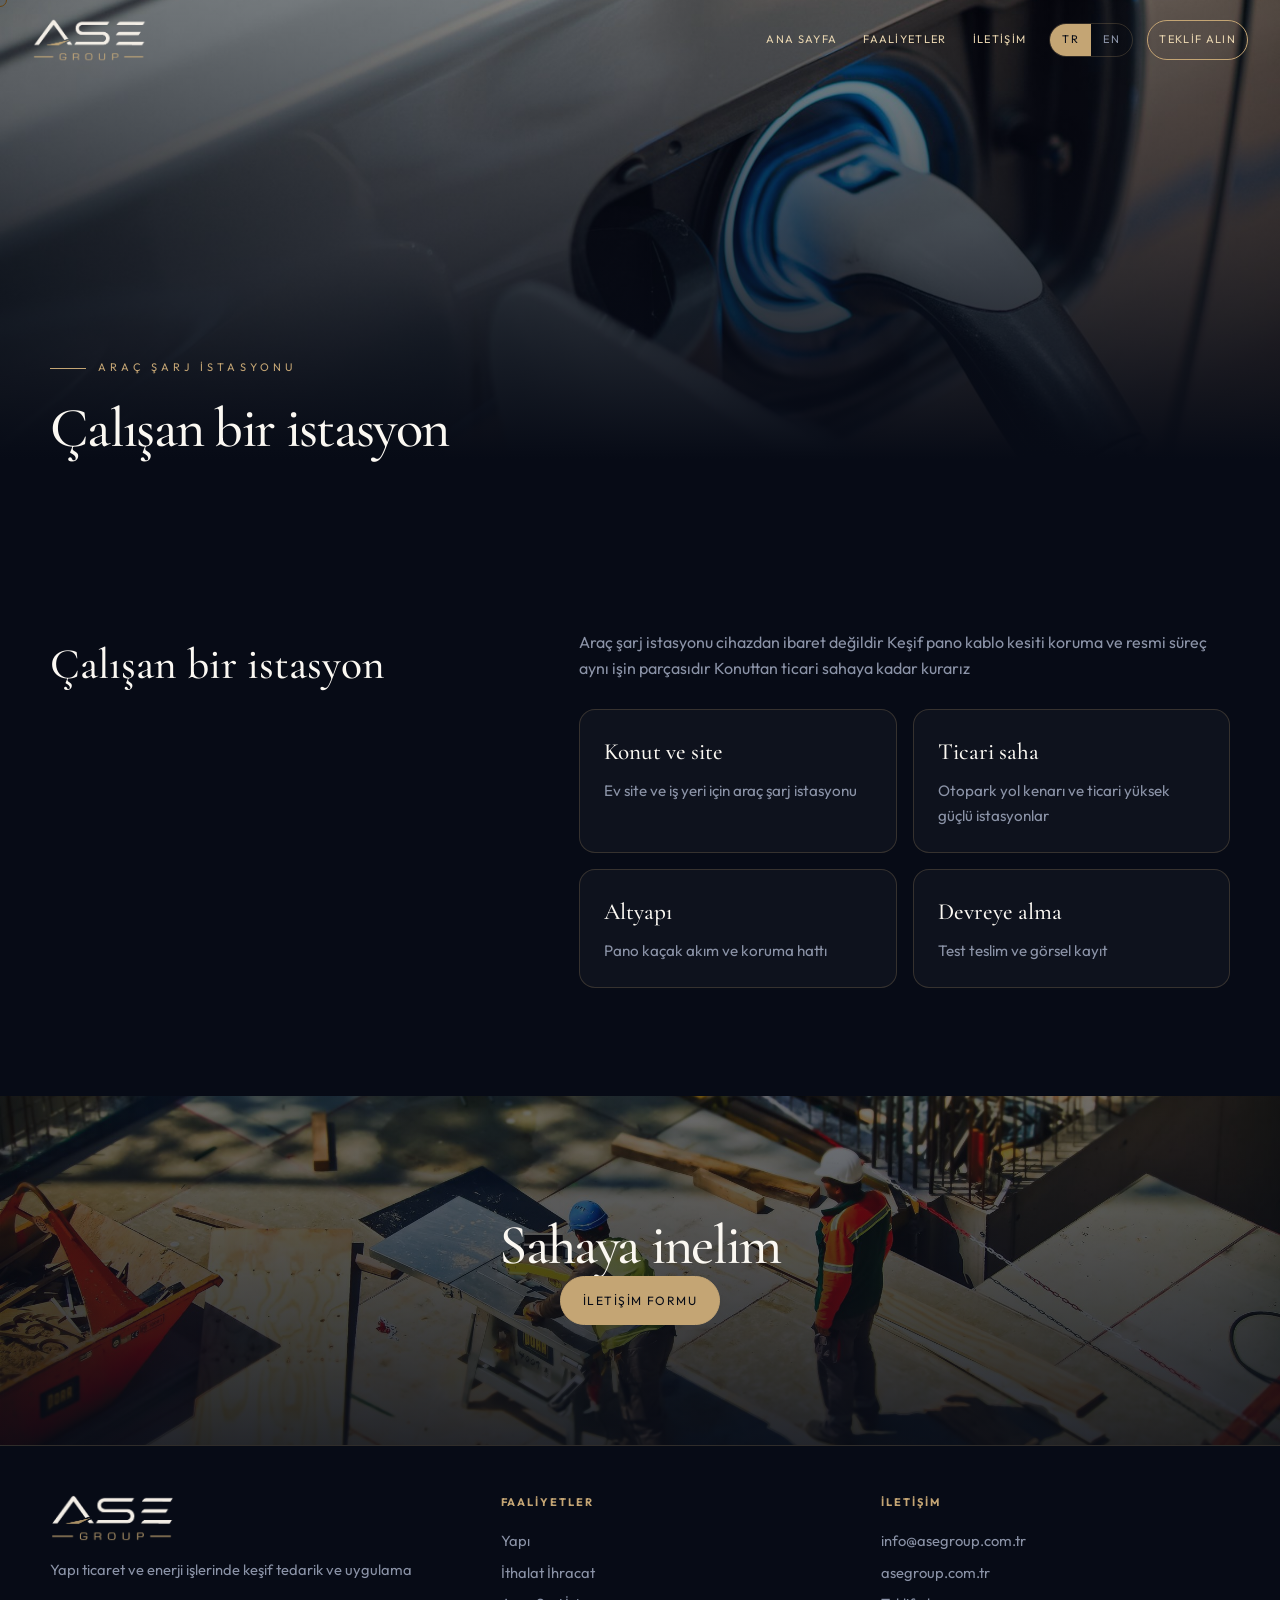
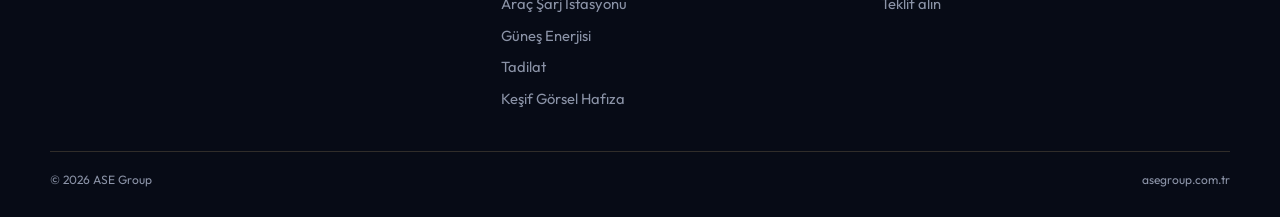
<file: enerji.html>
<!DOCTYPE html>
<html lang="tr">
  <head>
    <meta charset="UTF-8" />
    <meta name="viewport" content="width=device-width, initial-scale=1.0" />
    <meta name="theme-color" content="#070b16" />
    <meta name="description" content="ASE Group araç şarj istasyonu keşif kurulum ve devreye alma" />
    <title>Araç Şarj İstasyonu ASE Group</title>
    <link rel="icon" type="image/png" href="assets/logo.png" />
    <link rel="preconnect" href="https://fonts.googleapis.com" />
    <link rel="preconnect" href="https://fonts.gstatic.com" crossorigin />
    <link href="https://fonts.googleapis.com/css2?family=Cormorant+Garamond:ital,wght@0,500;1,500&family=Outfit:wght@300;400;500&display=swap" rel="stylesheet" />
    <link rel="stylesheet" href="css/site.css?v=16" />
  </head>
  <body>
    <div id="preloader"><div><img class="pre-logo" src="assets/logo-on-dark.png" alt="ASE Group" /><div class="pre-bar"><span></span></div></div></div>
    <div class="cursor" id="cursor"></div>
    <div id="nav-root"></div>
    <main>
      <section class="page-hero">
        <img class="bg" src="assets/img/enerji.jpg" alt="" />
        <div class="container">
          <p class="kicker" data-i18n="energy_k"></p>
          <h1 data-i18n="energy_t"></h1>
        </div>
      </section>
      <section class="section">
        <div class="container detail-grid">
          <h2 data-i18n="energy_t"></h2>
          <div>
            <p data-i18n="energy_d" style="margin-bottom:28px;color:#8b93a7"></p>
            <div class="cards">
              <article class="card"><h3 data-i18n="energy_c1"></h3><p data-i18n="energy_c1d"></p></article>
              <article class="card"><h3 data-i18n="energy_c2"></h3><p data-i18n="energy_c2d"></p></article>
              <article class="card"><h3 data-i18n="energy_c3"></h3><p data-i18n="energy_c3d"></p></article>
              <article class="card"><h3 data-i18n="energy_c4"></h3><p data-i18n="energy_c4d"></p></article>
            </div>
          </div>
        </div>
      </section>
      <section class="cta">
        <h2 data-i18n="cta_title"></h2>
        <a class="btn btn-solid" href="iletisim.html" data-i18n="cta_btn"></a>
      </section>
    </main>
    <div id="footer-root"></div>
    <script src="js/i18n.js?v=16"></script>
    <script src="js/site.js?v=16"></script>
  </body>
</html>
</file>
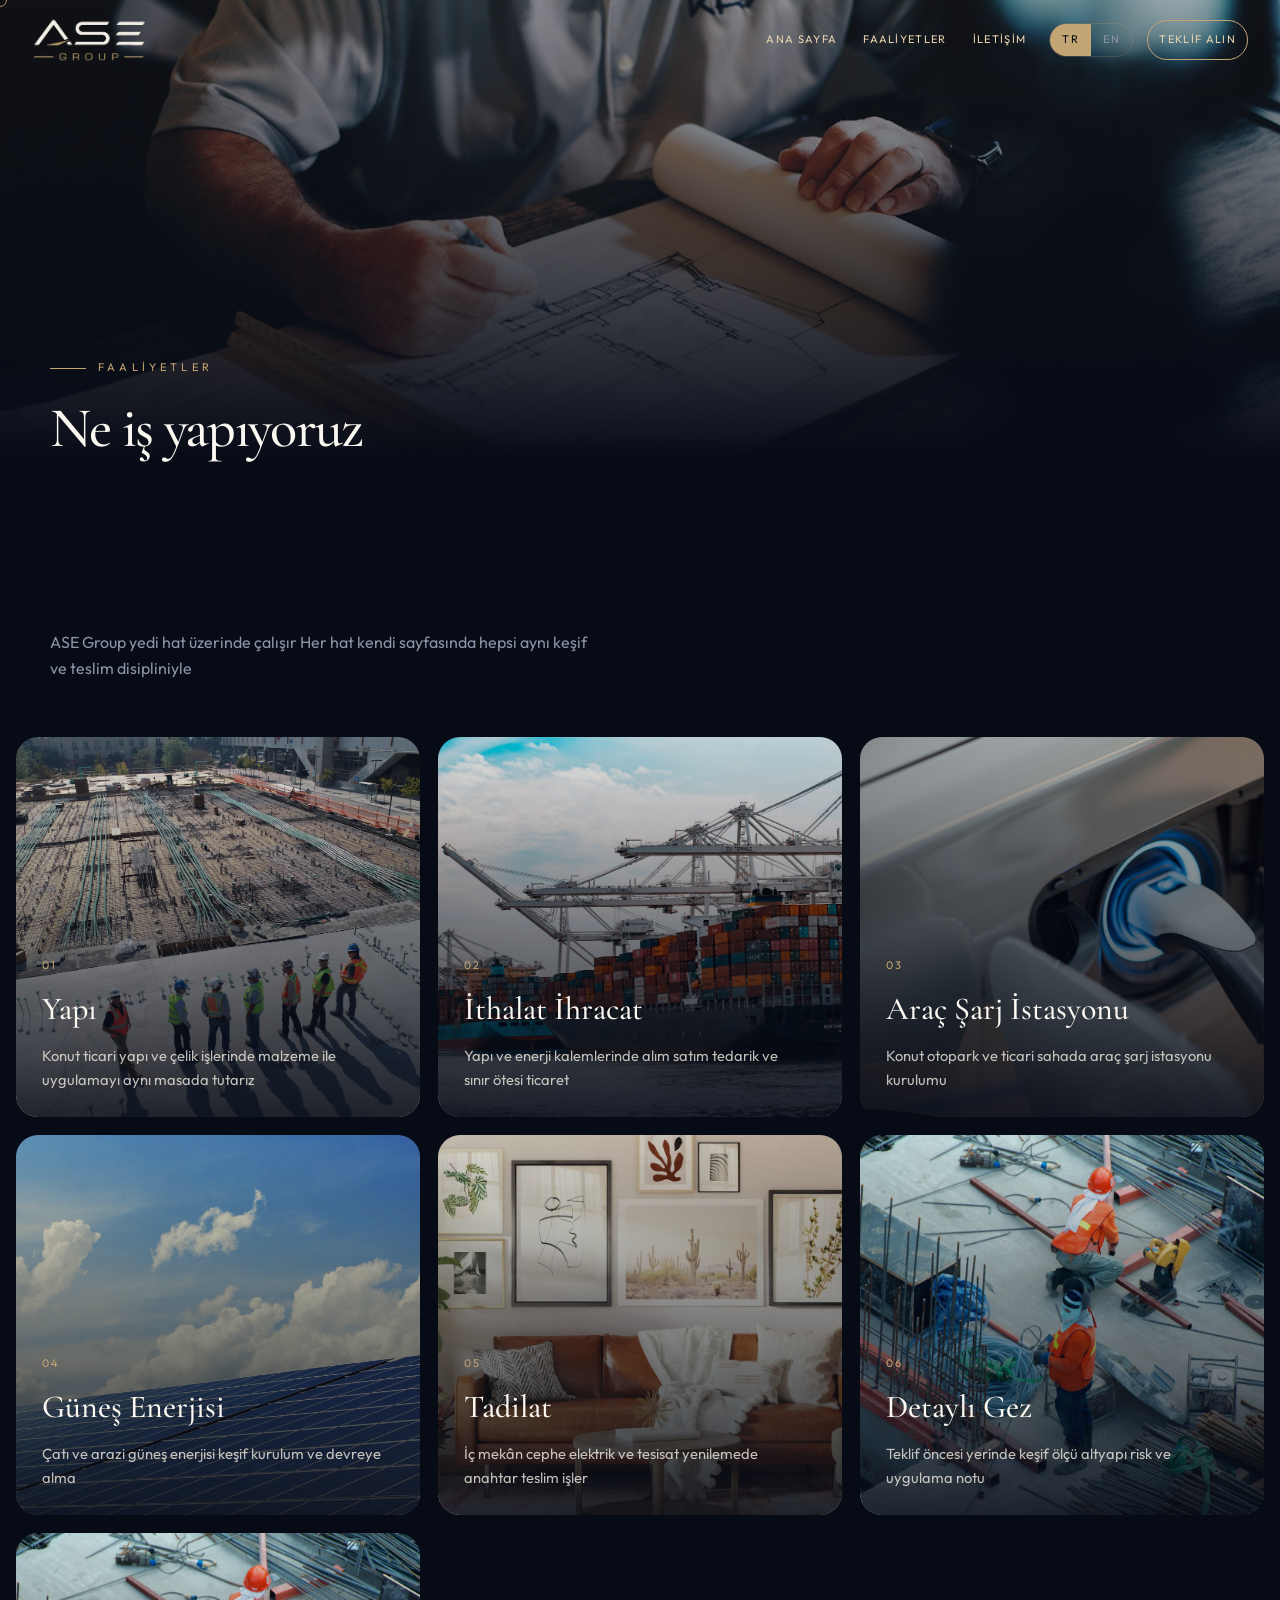
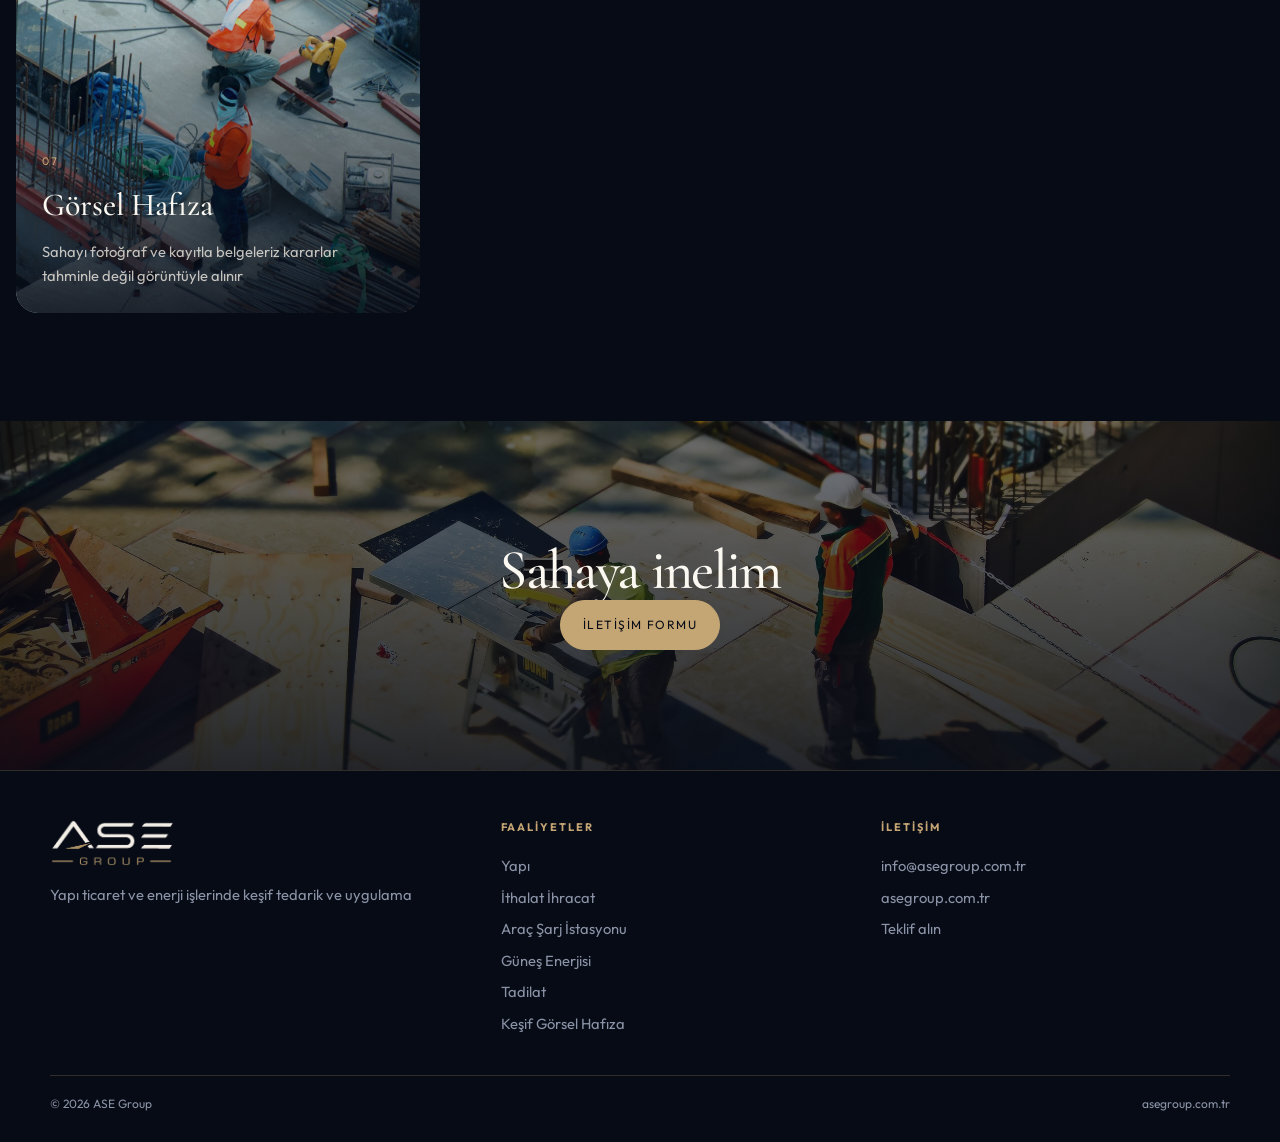
<file: faaliyetler.html>
<!DOCTYPE html>
<html lang="tr">
  <head>
    <meta charset="UTF-8" />
    <meta name="viewport" content="width=device-width, initial-scale=1.0" />
    <meta name="theme-color" content="#070b16" />
    <meta name="description" content="ASE Group faaliyetleri yapı ithalat ihracat araç şarj istasyonu güneş enerjisi tadilat keşif" />
    <title>Faaliyetler ASE Group</title>
    <link rel="icon" type="image/png" href="assets/logo.png" />
    <link rel="preconnect" href="https://fonts.googleapis.com" />
    <link rel="preconnect" href="https://fonts.gstatic.com" crossorigin />
    <link href="https://fonts.googleapis.com/css2?family=Cormorant+Garamond:ital,wght@0,500;1,500&family=Outfit:wght@300;400;500&display=swap" rel="stylesheet" />
    <link rel="stylesheet" href="css/site.css?v=16" />
  </head>
  <body data-page="work">
    <div id="preloader"><div><img class="pre-logo" src="assets/logo-on-dark.png" alt="ASE Group" /><div class="pre-bar"><span></span></div></div></div>
    <div class="cursor" id="cursor"></div>
    <div id="nav-root"></div>
    <main>
      <section class="page-hero">
        <img class="bg" src="assets/img/steel.jpg" alt="" />
        <div class="container">
          <p class="kicker" data-i18n="page_work_k">Faaliyetler</p>
          <h1 data-i18n="page_work_t">Ne iş yapıyoruz</h1>
        </div>
      </section>
      <section class="section">
        <div class="container section-head">
          <p data-i18n="page_work_d">ASE Group yedi hat üzerinde çalışır</p>
        </div>
        <div class="wide pillars">
          <a class="pillar" href="yapi.html"><img src="assets/img/yapi.jpg" alt="" /><span class="num">01</span><h3 data-i18n="p1_t">Yapı</h3><p data-i18n="p1_d"></p></a>
          <a class="pillar" href="ticaret.html"><img src="assets/img/ticaret.jpg" alt="" /><span class="num">02</span><h3 data-i18n="p2_t">İthalat İhracat</h3><p data-i18n="p2_d"></p></a>
          <a class="pillar" href="enerji.html"><img src="assets/img/enerji.jpg" alt="" /><span class="num">03</span><h3 data-i18n="p3_t">Araç Şarj İstasyonu</h3><p data-i18n="p3_d"></p></a>
          <a class="pillar" href="gunes.html"><img src="assets/img/gunes.jpg" alt="" /><span class="num">04</span><h3 data-i18n="p4_t">Güneş Enerjisi</h3><p data-i18n="p4_d"></p></a>
          <a class="pillar" href="tadilat.html"><img src="assets/img/tadilat.jpg" alt="" /><span class="num">05</span><h3 data-i18n="p5_t">Tadilat</h3><p data-i18n="p5_d"></p></a>
          <a class="pillar" href="kesif.html"><img src="assets/img/kesif.jpg" alt="" /><span class="num">06</span><h3 data-i18n="p6_t">Detaylı Gez</h3><p data-i18n="p6_d"></p></a>
          <a class="pillar" href="kesif.html"><img src="assets/img/kesif.jpg" alt="" /><span class="num">07</span><h3 data-i18n="p7_t">Görsel Hafıza</h3><p data-i18n="p7_d"></p></a>
        </div>
      </section>
      <section class="cta">
        <h2 data-i18n="cta_title">Sahaya inelim</h2>
        <a class="btn btn-solid" href="iletisim.html" data-i18n="cta_btn">İletişim formu</a>
      </section>
    </main>
    <div id="footer-root"></div>
    <script src="js/i18n.js?v=16"></script>
    <script src="js/site.js?v=16"></script>
  </body>
</html>
</file>
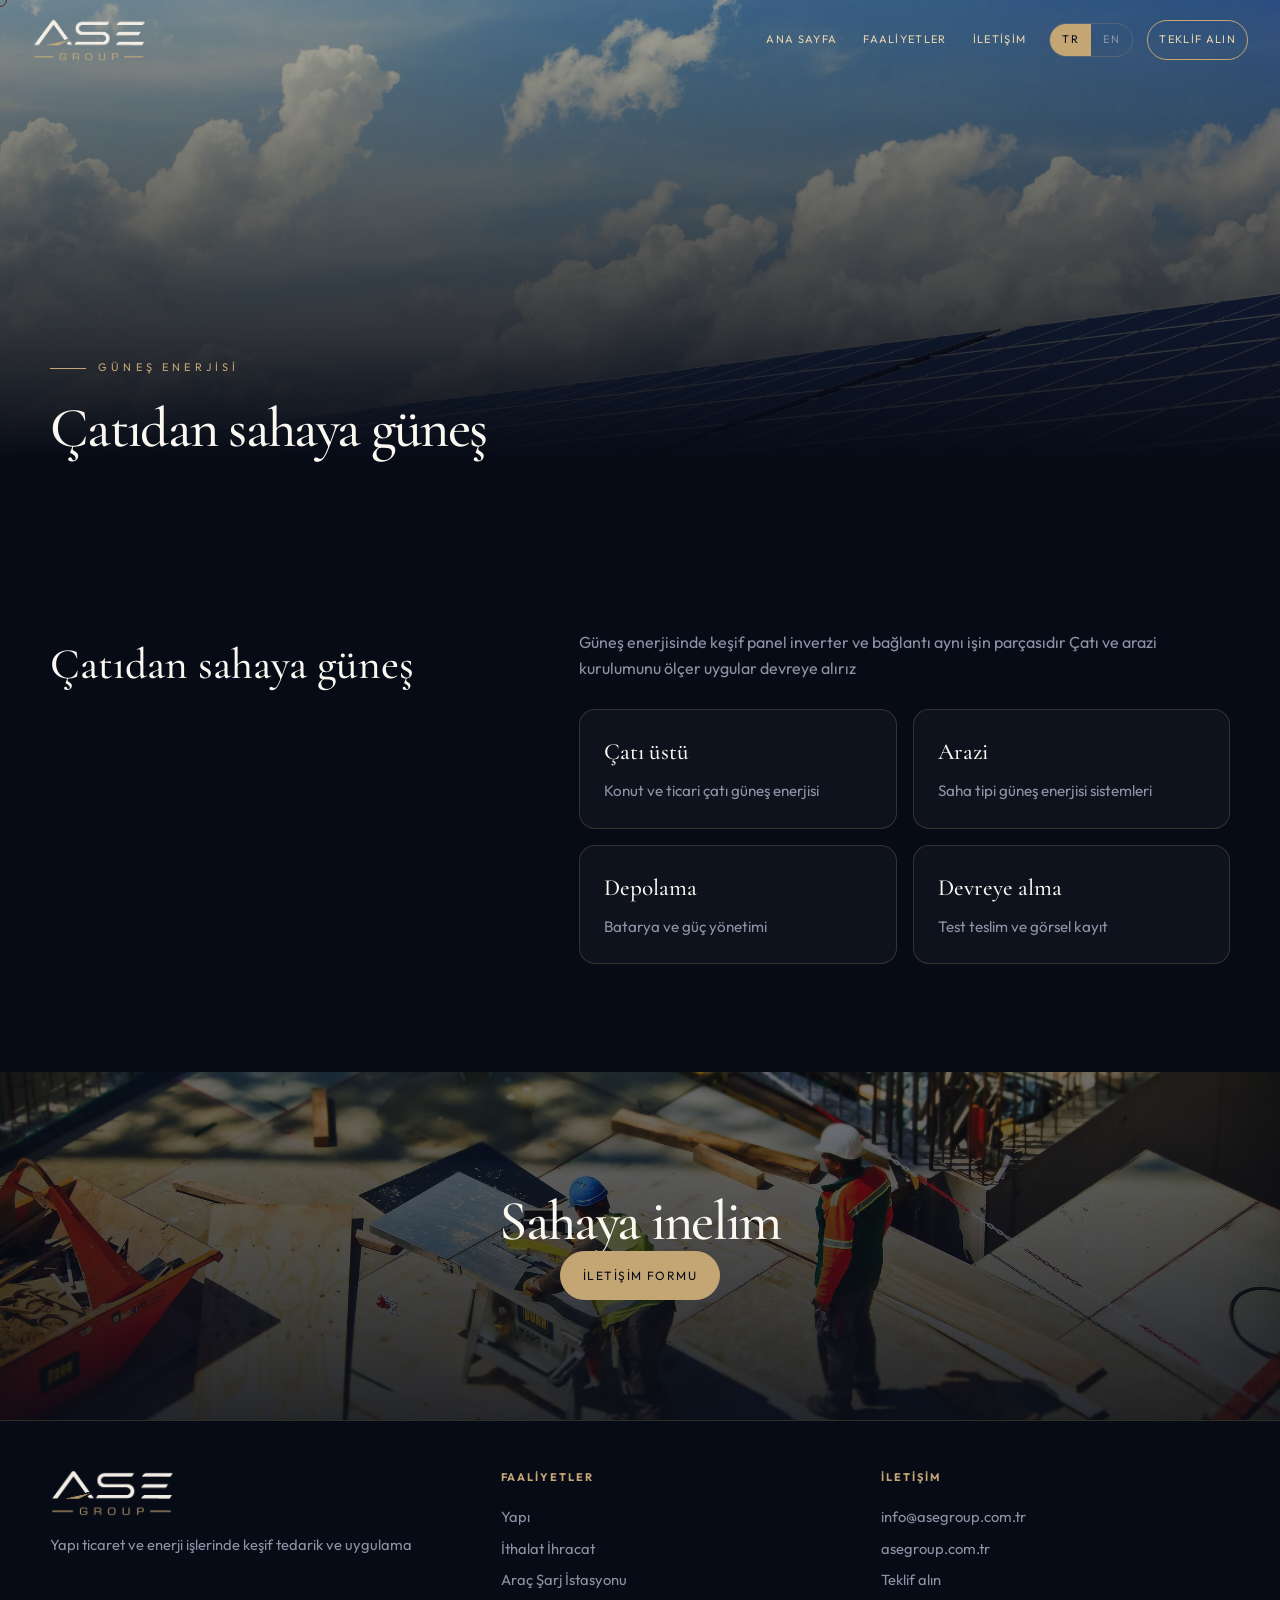
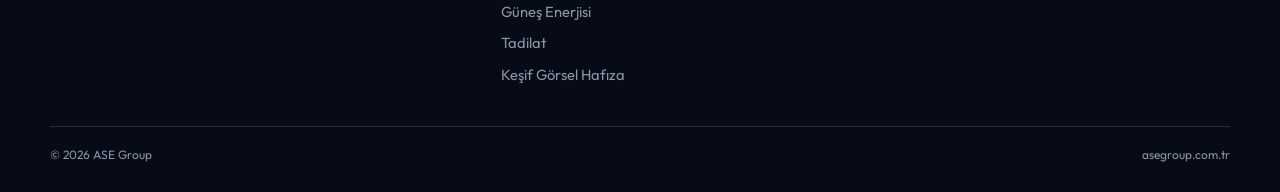
<file: gunes.html>
<!DOCTYPE html>
<html lang="tr">
  <head>
    <meta charset="UTF-8" />
    <meta name="viewport" content="width=device-width, initial-scale=1.0" />
    <meta name="theme-color" content="#070b16" />
    <meta name="description" content="ASE Group güneş enerjisi keşif kurulum ve devreye alma" />
    <title>Güneş Enerjisi ASE Group</title>
    <link rel="icon" type="image/png" href="assets/logo.png" />
    <link rel="preconnect" href="https://fonts.googleapis.com" />
    <link rel="preconnect" href="https://fonts.gstatic.com" crossorigin />
    <link href="https://fonts.googleapis.com/css2?family=Cormorant+Garamond:ital,wght@0,500;1,500&family=Outfit:wght@300;400;500&display=swap" rel="stylesheet" />
    <link rel="stylesheet" href="css/site.css?v=16" />
  </head>
  <body>
    <div id="preloader"><div><img class="pre-logo" src="assets/logo-on-dark.png" alt="ASE Group" /><div class="pre-bar"><span></span></div></div></div>
    <div class="cursor" id="cursor"></div>
    <div id="nav-root"></div>
    <main>
      <section class="page-hero">
        <img class="bg" src="assets/img/gunes.jpg" alt="" />
        <div class="container">
          <p class="kicker" data-i18n="solar_k"></p>
          <h1 data-i18n="solar_t"></h1>
        </div>
      </section>
      <section class="section">
        <div class="container detail-grid">
          <h2 data-i18n="solar_t"></h2>
          <div>
            <p data-i18n="solar_d" style="margin-bottom:28px;color:#8b93a7"></p>
            <div class="cards">
              <article class="card"><h3 data-i18n="solar_c1"></h3><p data-i18n="solar_c1d"></p></article>
              <article class="card"><h3 data-i18n="solar_c2"></h3><p data-i18n="solar_c2d"></p></article>
              <article class="card"><h3 data-i18n="solar_c3"></h3><p data-i18n="solar_c3d"></p></article>
              <article class="card"><h3 data-i18n="solar_c4"></h3><p data-i18n="solar_c4d"></p></article>
            </div>
          </div>
        </div>
      </section>
      <section class="cta">
        <h2 data-i18n="cta_title"></h2>
        <a class="btn btn-solid" href="iletisim.html" data-i18n="cta_btn"></a>
      </section>
    </main>
    <div id="footer-root"></div>
    <script src="js/i18n.js?v=16"></script>
    <script src="js/site.js?v=16"></script>
  </body>
</html>
</file>
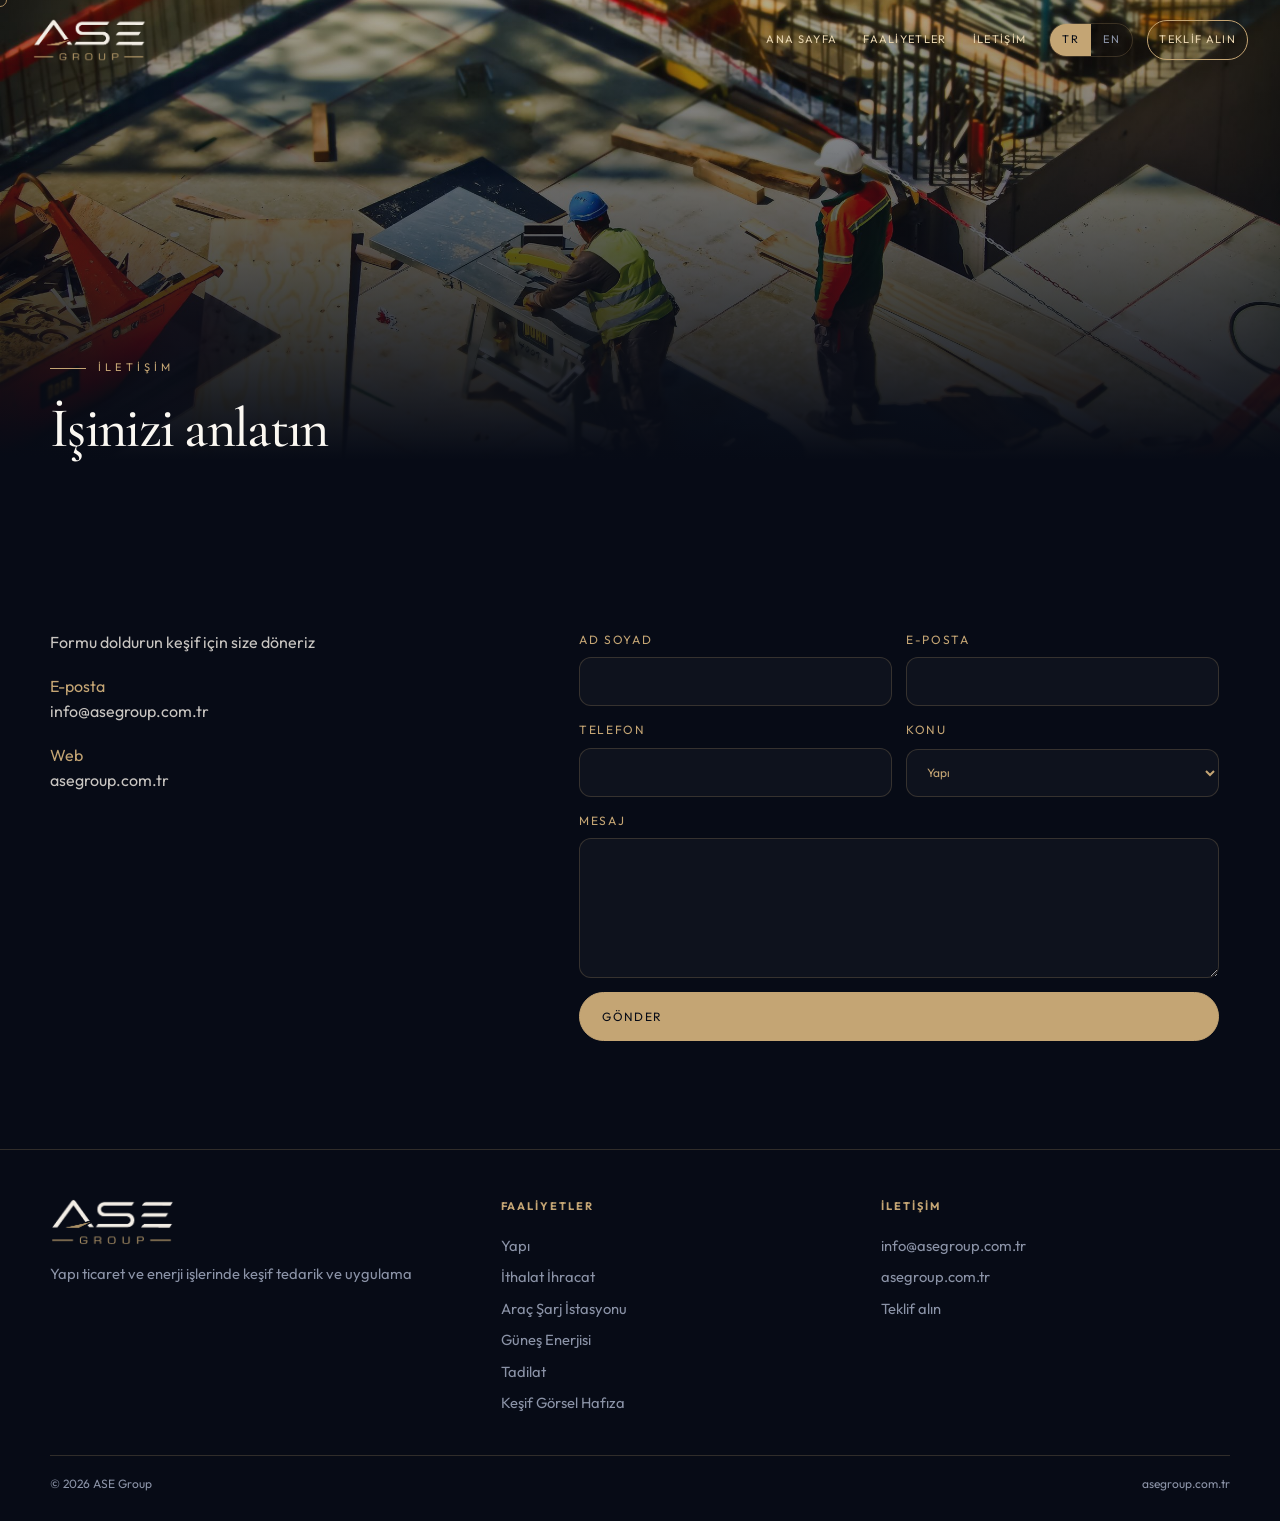
<file: iletisim.html>
<!DOCTYPE html>
<html lang="tr">
  <head>
    <meta charset="UTF-8" />
    <meta name="viewport" content="width=device-width, initial-scale=1.0" />
    <meta name="theme-color" content="#070b16" />
    <meta name="description" content="ASE Group iletişim keşif ve teklif için yazın" />
    <title>İletişim ASE Group</title>
    <link rel="icon" type="image/png" href="assets/logo.png" />
    <link rel="preconnect" href="https://fonts.googleapis.com" />
    <link rel="preconnect" href="https://fonts.gstatic.com" crossorigin />
    <link href="https://fonts.googleapis.com/css2?family=Cormorant+Garamond:ital,wght@0,500;1,500&family=Outfit:wght@300;400;500&display=swap" rel="stylesheet" />
    <link rel="stylesheet" href="css/site.css?v=16" />
  </head>
  <body>
    <div id="preloader"><div><img class="pre-logo" src="assets/logo-on-dark.png" alt="ASE Group" /><div class="pre-bar"><span></span></div></div></div>
    <div class="cursor" id="cursor"></div>
    <div id="nav-root"></div>
    <main>
      <section class="page-hero">
        <img class="bg" src="assets/img/cta.jpg" alt="" />
        <div class="container">
          <p class="kicker" data-i18n="contact_k"></p>
          <h1 data-i18n="contact_t"></h1>
        </div>
      </section>
      <section class="section">
        <div class="container detail-grid">
          <div class="contact-side">
            <p data-i18n="contact_d"></p>
            <p><span class="gold" data-i18n="mail_label">E-posta</span><br /><a href="mailto:info@asegroup.com.tr">info@asegroup.com.tr</a></p>
            <p><span class="gold" data-i18n="web_label">Web</span><br />asegroup.com.tr</p>
          </div>
          <form class="form" id="contact-form">
            <div class="form-row">
              <label><span data-i18n="f_name">Ad soyad</span><input name="name" required /></label>
              <label><span data-i18n="f_mail">E-posta</span><input name="email" type="email" required /></label>
            </div>
            <div class="form-row">
              <label><span data-i18n="f_phone">Telefon</span><input name="phone" /></label>
              <label>
                <span data-i18n="f_topic">Konu</span>
                <select name="topic">
                  <option data-i18n="opt_yapi" value="yapi">Yapı</option>
                  <option data-i18n="opt_trade" value="ticaret">İthalat İhracat</option>
                  <option data-i18n="opt_energy" value="enerji">Araç Şarj İstasyonu</option>
                  <option data-i18n="opt_solar" value="gunes">Güneş Enerjisi</option>
                  <option data-i18n="opt_reno" value="tadilat">Tadilat</option>
                  <option data-i18n="opt_survey" value="kesif">Keşif</option>
                </select>
              </label>
            </div>
            <label><span data-i18n="f_msg">Mesaj</span><textarea name="message" required></textarea></label>
            <button class="btn btn-solid" type="submit" data-i18n="f_send">Gönder</button>
            <p class="form-ok" id="form-ok" data-i18n="f_ok"></p>
          </form>
        </div>
      </section>
    </main>
    <div id="footer-root"></div>
    <script src="js/i18n.js?v=16"></script>
    <script src="js/site.js?v=16"></script>
  </body>
</html>
</file>
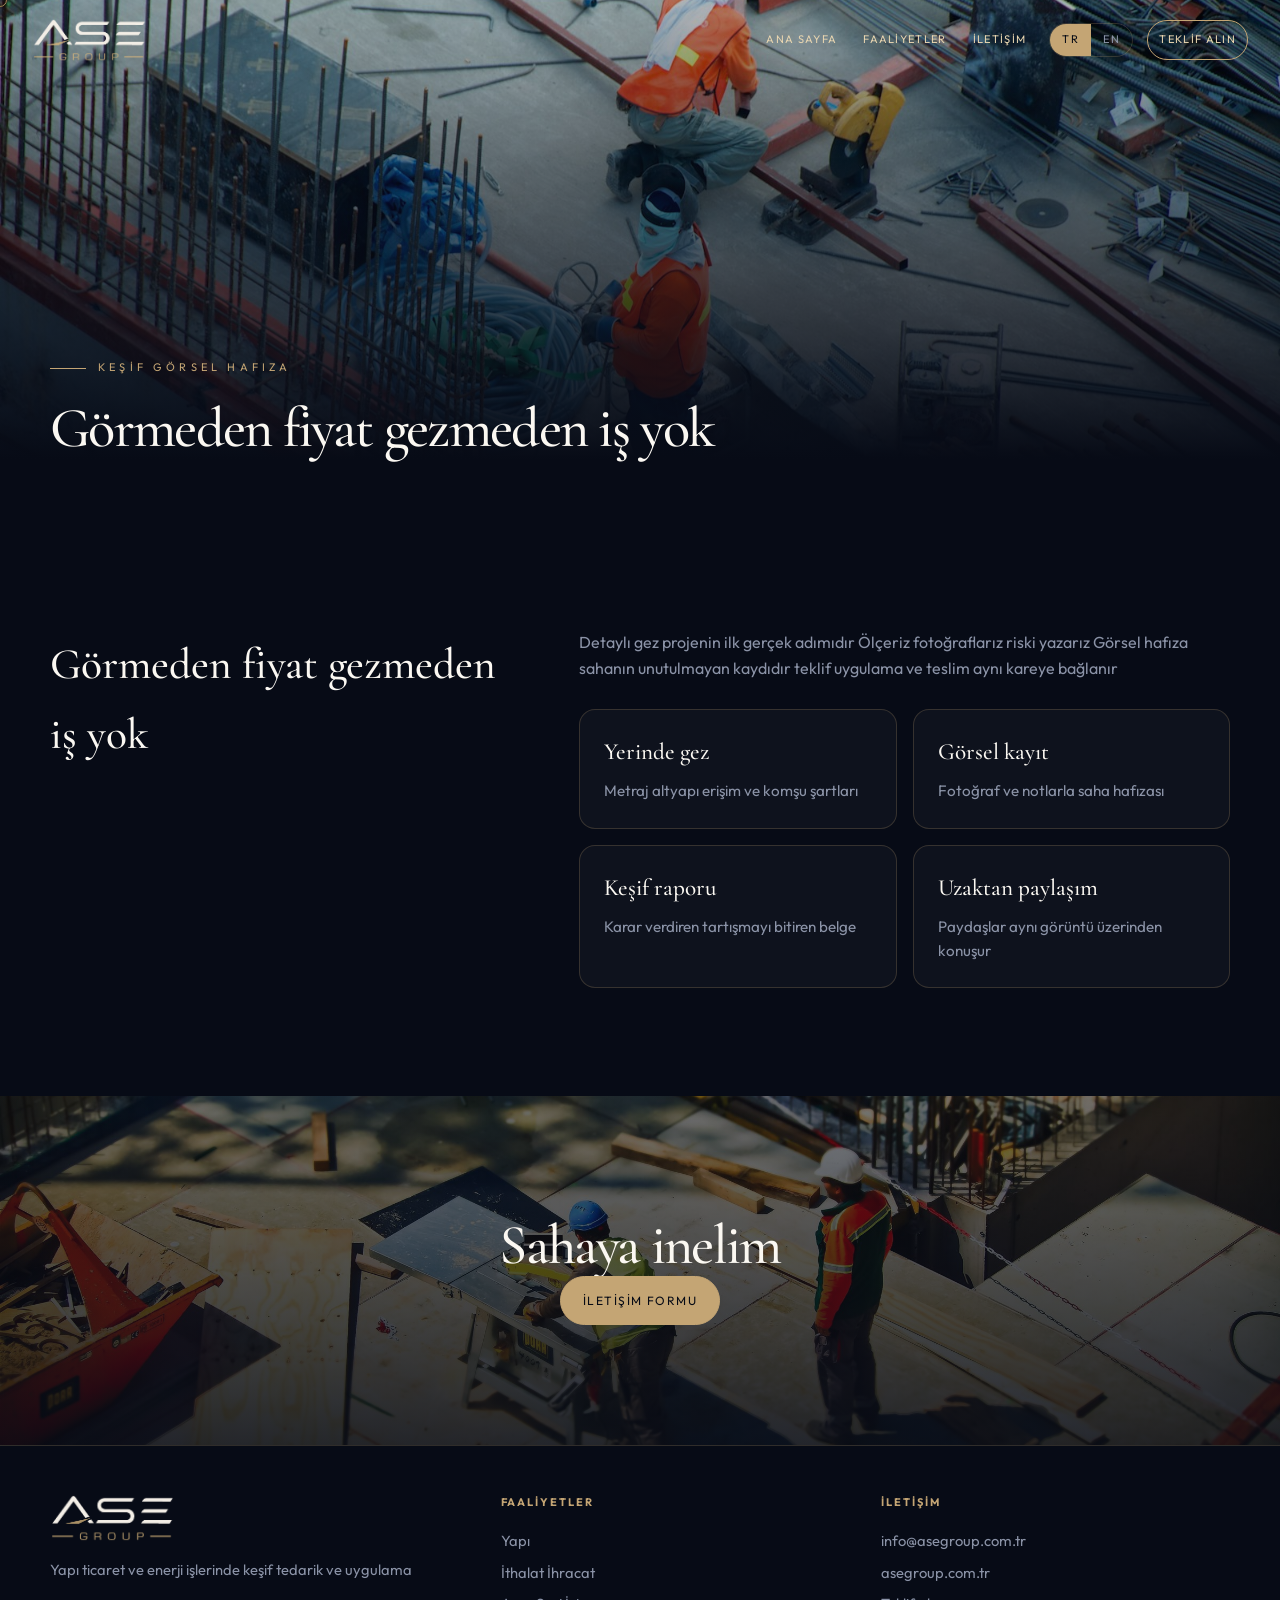
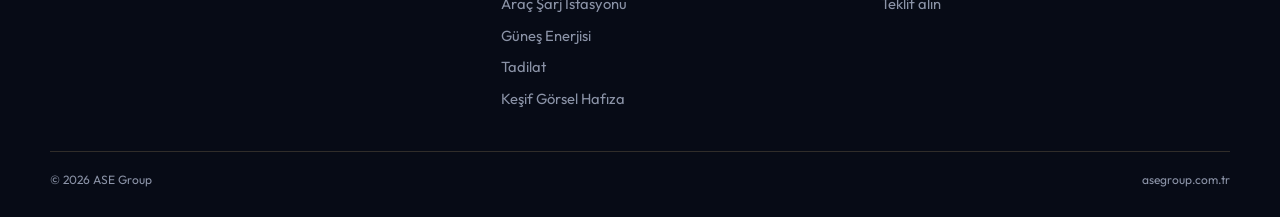
<file: kesif.html>
<!DOCTYPE html>
<html lang="tr">
  <head>
    <meta charset="UTF-8" />
    <meta name="viewport" content="width=device-width, initial-scale=1.0" />
    <meta name="theme-color" content="#070b16" />
    <meta name="description" content="ASE Group detaylı gez, keşif ve görsel hafıza." />
    <title>Keşif Görsel Hafıza ASE Group</title>
    <link rel="icon" type="image/png" href="assets/logo.png" />
    <link rel="preconnect" href="https://fonts.googleapis.com" />
    <link rel="preconnect" href="https://fonts.gstatic.com" crossorigin />
    <link href="https://fonts.googleapis.com/css2?family=Cormorant+Garamond:ital,wght@0,500;1,500&family=Outfit:wght@300;400;500&display=swap" rel="stylesheet" />
    <link rel="stylesheet" href="css/site.css?v=16" />
  </head>
  <body>
    <div id="preloader"><div><img class="pre-logo" src="assets/logo-on-dark.png" alt="ASE Group" /><div class="pre-bar"><span></span></div></div></div>
    <div class="cursor" id="cursor"></div>
    <div id="nav-root"></div>
    <main>
      <section class="page-hero">
        <img class="bg" src="assets/img/kesif.jpg" alt="" />
        <div class="container">
          <p class="kicker" data-i18n="survey_k"></p>
          <h1 data-i18n="survey_t"></h1>
        </div>
      </section>
      <section class="section">
        <div class="container detail-grid">
          <h2 data-i18n="survey_t"></h2>
          <div>
            <p data-i18n="survey_d" style="margin-bottom:28px;color:#8b93a7"></p>
            <div class="cards">
              <article class="card"><h3 data-i18n="survey_c1"></h3><p data-i18n="survey_c1d"></p></article>
              <article class="card"><h3 data-i18n="survey_c2"></h3><p data-i18n="survey_c2d"></p></article>
              <article class="card"><h3 data-i18n="survey_c3"></h3><p data-i18n="survey_c3d"></p></article>
              <article class="card"><h3 data-i18n="survey_c4"></h3><p data-i18n="survey_c4d"></p></article>
            </div>
          </div>
        </div>
      </section>
      <section class="cta">
        <h2 data-i18n="cta_title"></h2>
        <a class="btn btn-solid" href="iletisim.html" data-i18n="cta_btn"></a>
      </section>
    </main>
    <div id="footer-root"></div>
    <script src="js/i18n.js?v=16"></script>
    <script src="js/site.js?v=16"></script>
  </body>
</html>
</file>
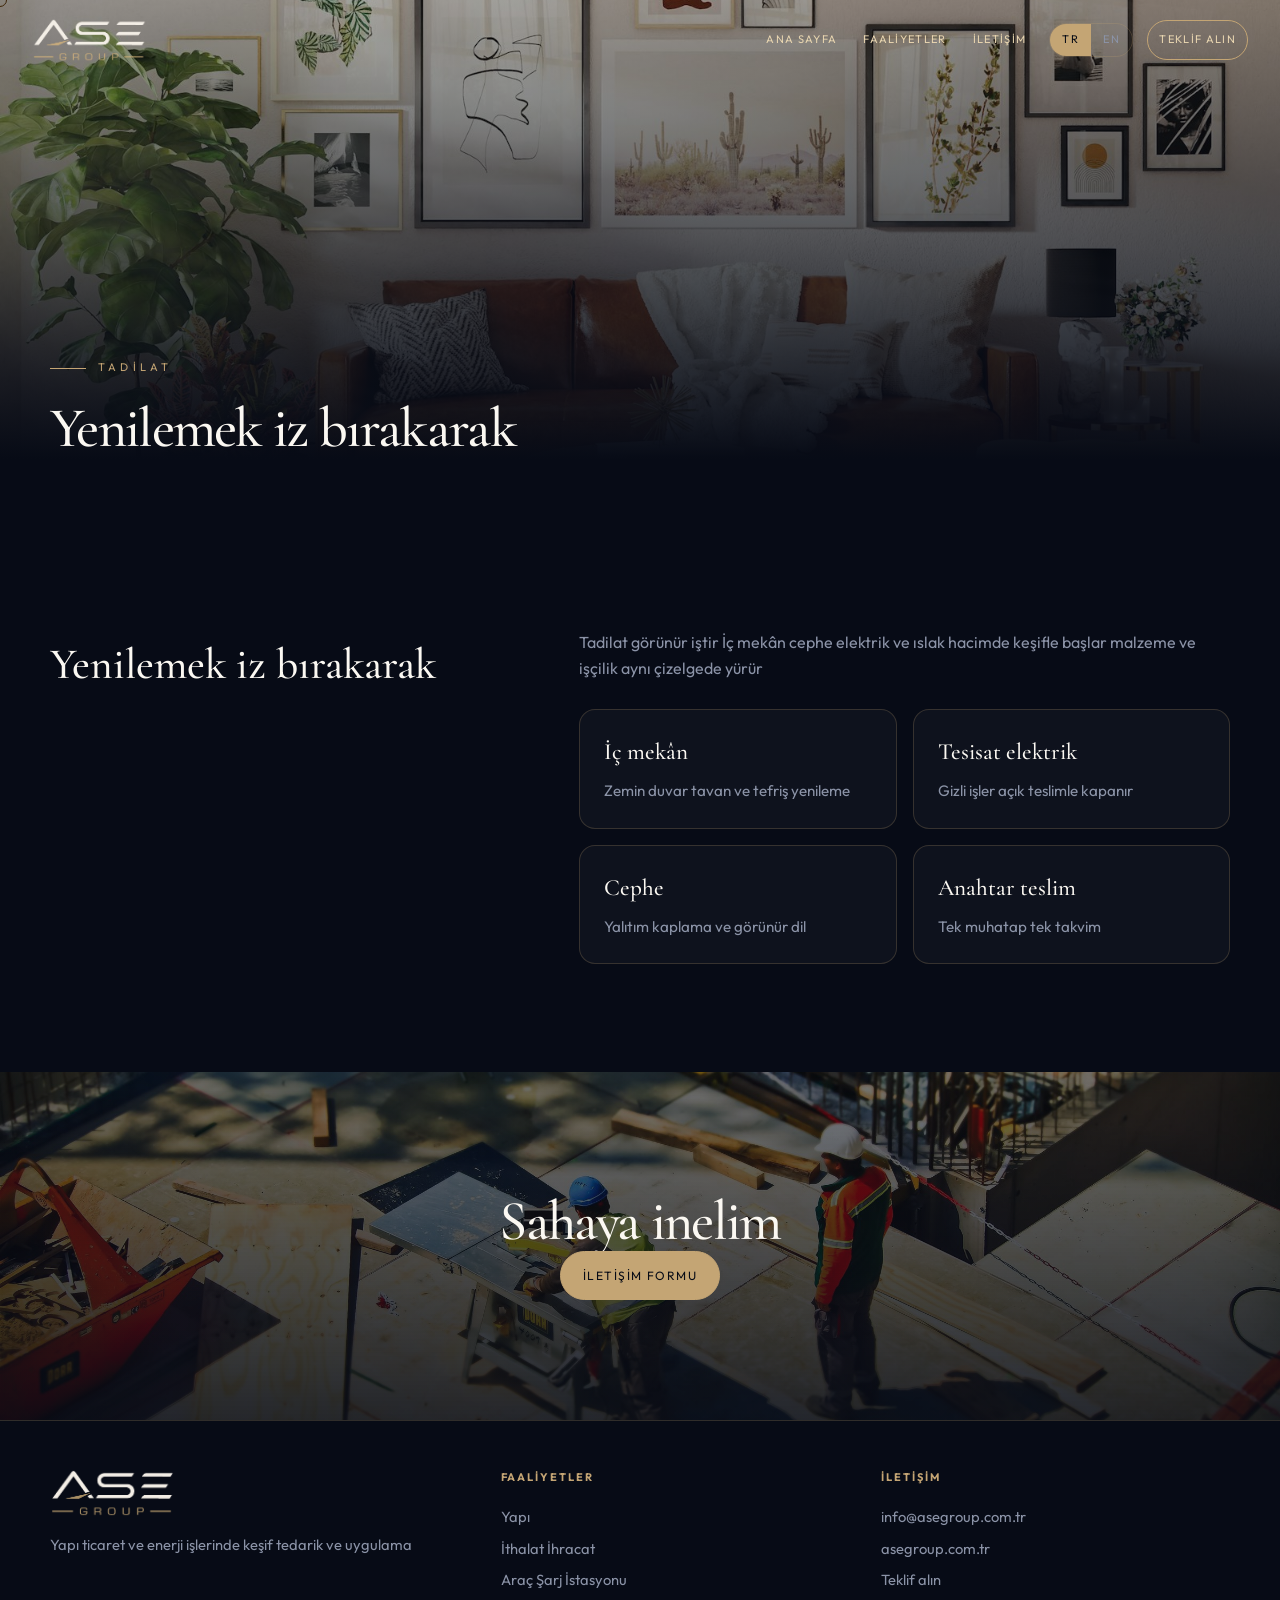
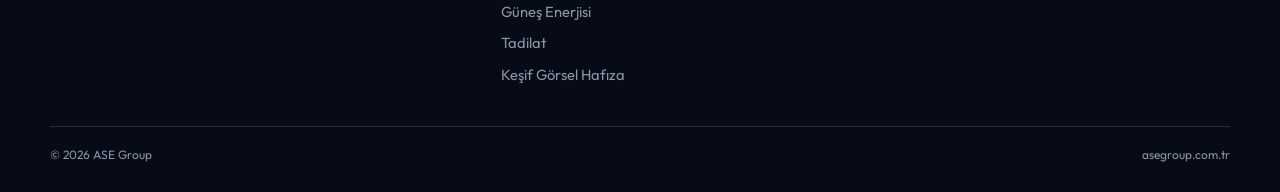
<file: tadilat.html>
<!DOCTYPE html>
<html lang="tr">
  <head>
    <meta charset="UTF-8" />
    <meta name="viewport" content="width=device-width, initial-scale=1.0" />
    <meta name="theme-color" content="#070b16" />
    <meta name="description" content="ASE Group tadilat işleri." />
    <title>Tadilat ASE Group</title>
    <link rel="icon" type="image/png" href="assets/logo.png" />
    <link rel="preconnect" href="https://fonts.googleapis.com" />
    <link rel="preconnect" href="https://fonts.gstatic.com" crossorigin />
    <link href="https://fonts.googleapis.com/css2?family=Cormorant+Garamond:ital,wght@0,500;1,500&family=Outfit:wght@300;400;500&display=swap" rel="stylesheet" />
    <link rel="stylesheet" href="css/site.css?v=16" />
  </head>
  <body>
    <div id="preloader"><div><img class="pre-logo" src="assets/logo-on-dark.png" alt="ASE Group" /><div class="pre-bar"><span></span></div></div></div>
    <div class="cursor" id="cursor"></div>
    <div id="nav-root"></div>
    <main>
      <section class="page-hero">
        <img class="bg" src="assets/img/tadilat.jpg" alt="" />
        <div class="container">
          <p class="kicker" data-i18n="reno_k"></p>
          <h1 data-i18n="reno_t"></h1>
        </div>
      </section>
      <section class="section">
        <div class="container detail-grid">
          <h2 data-i18n="reno_t"></h2>
          <div>
            <p data-i18n="reno_d" style="margin-bottom:28px;color:#8b93a7"></p>
            <div class="cards">
              <article class="card"><h3 data-i18n="reno_c1"></h3><p data-i18n="reno_c1d"></p></article>
              <article class="card"><h3 data-i18n="reno_c2"></h3><p data-i18n="reno_c2d"></p></article>
              <article class="card"><h3 data-i18n="reno_c3"></h3><p data-i18n="reno_c3d"></p></article>
              <article class="card"><h3 data-i18n="reno_c4"></h3><p data-i18n="reno_c4d"></p></article>
            </div>
          </div>
        </div>
      </section>
      <section class="cta">
        <h2 data-i18n="cta_title"></h2>
        <a class="btn btn-solid" href="iletisim.html" data-i18n="cta_btn"></a>
      </section>
    </main>
    <div id="footer-root"></div>
    <script src="js/i18n.js?v=16"></script>
    <script src="js/site.js?v=16"></script>
  </body>
</html>
</file>
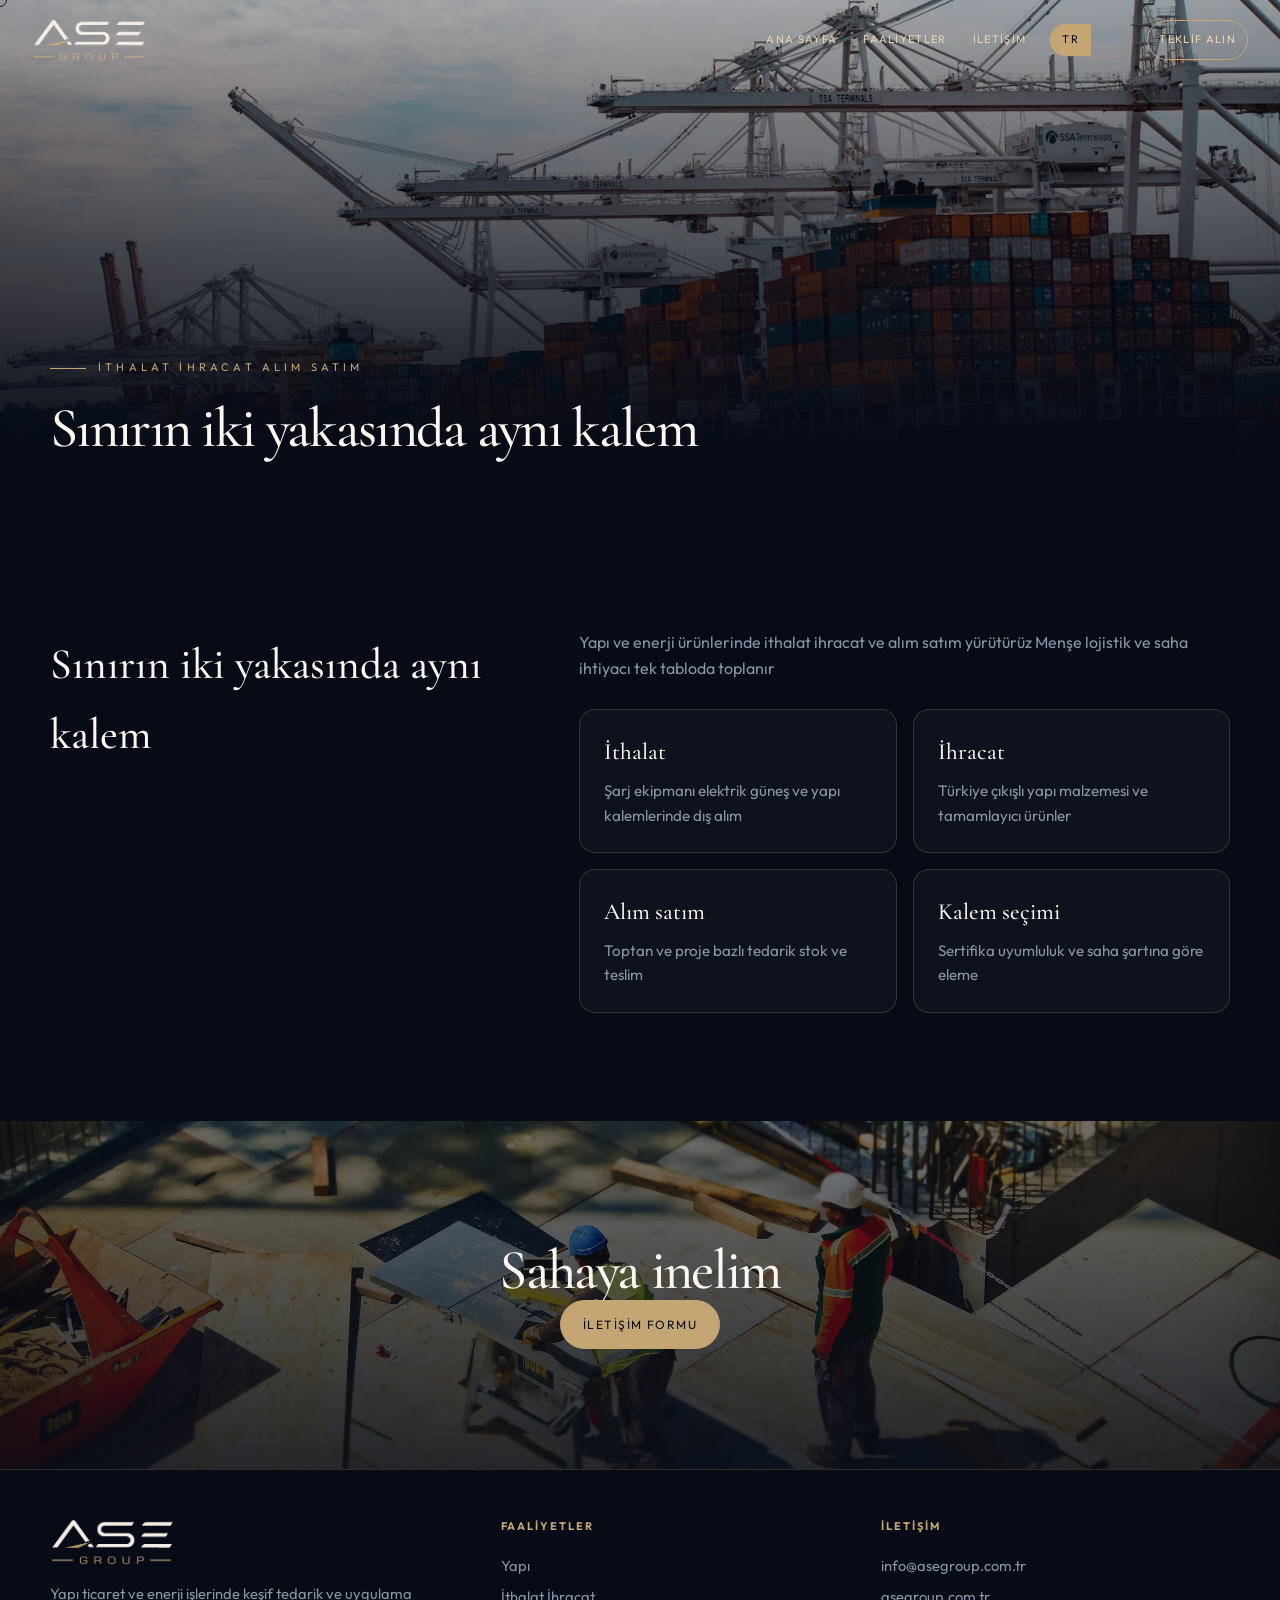
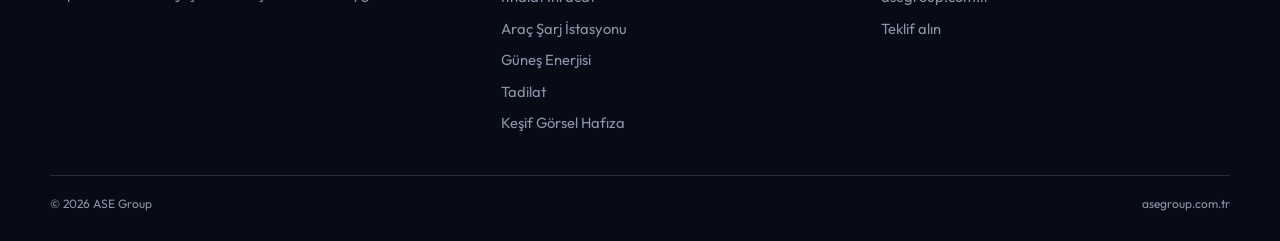
<file: ticaret.html>
<!DOCTYPE html>
<html lang="tr">
  <head>
    <meta charset="UTF-8" />
    <meta name="viewport" content="width=device-width, initial-scale=1.0" />
    <meta name="theme-color" content="#070b16" />
    <meta name="description" content="ASE Group ithalat, ihracat ve alım satım." />
    <title>İthalat İhracat ASE Group</title>
    <link rel="icon" type="image/png" href="assets/logo.png" />
    <link rel="preconnect" href="https://fonts.googleapis.com" />
    <link rel="preconnect" href="https://fonts.gstatic.com" crossorigin />
    <link href="https://fonts.googleapis.com/css2?family=Cormorant+Garamond:ital,wght@0,500;1,500&family=Outfit:wght@300;400;500&display=swap" rel="stylesheet" />
    <link rel="stylesheet" href="css/site.css?v=16" />
  </head>
  <body>
    <div id="preloader"><div><img class="pre-logo" src="assets/logo-on-dark.png" alt="ASE Group" /><div class="pre-bar"><span></span></div></div></div>
    <div class="cursor" id="cursor"></div>
    <div id="nav-root"></div>
    <main>
      <section class="page-hero">
        <img class="bg" src="assets/img/ticaret.jpg" alt="" />
        <div class="container">
          <p class="kicker" data-i18n="trade_k"></p>
          <h1 data-i18n="trade_t"></h1>
        </div>
      </section>
      <section class="section">
        <div class="container detail-grid">
          <h2 data-i18n="trade_t"></h2>
          <div>
            <p data-i18n="trade_d" style="margin-bottom:28px;color:#8b93a7"></p>
            <div class="cards">
              <article class="card"><h3 data-i18n="trade_c1"></h3><p data-i18n="trade_c1d"></p></article>
              <article class="card"><h3 data-i18n="trade_c2"></h3><p data-i18n="trade_c2d"></p></article>
              <article class="card"><h3 data-i18n="trade_c3"></h3><p data-i18n="trade_c3d"></p></article>
              <article class="card"><h3 data-i18n="trade_c4"></h3><p data-i18n="trade_c4d"></p></article>
            </div>
          </div>
        </div>
      </section>
      <section class="cta">
        <h2 data-i18n="cta_title"></h2>
        <a class="btn btn-solid" href="iletisim.html" data-i18n="cta_btn"></a>
      </section>
    </main>
    <div id="footer-root"></div>
    <script src="js/i18n.js?v=16"></script>
    <script src="js/site.js?v=16"></script>
  </body>
</html>
</file>
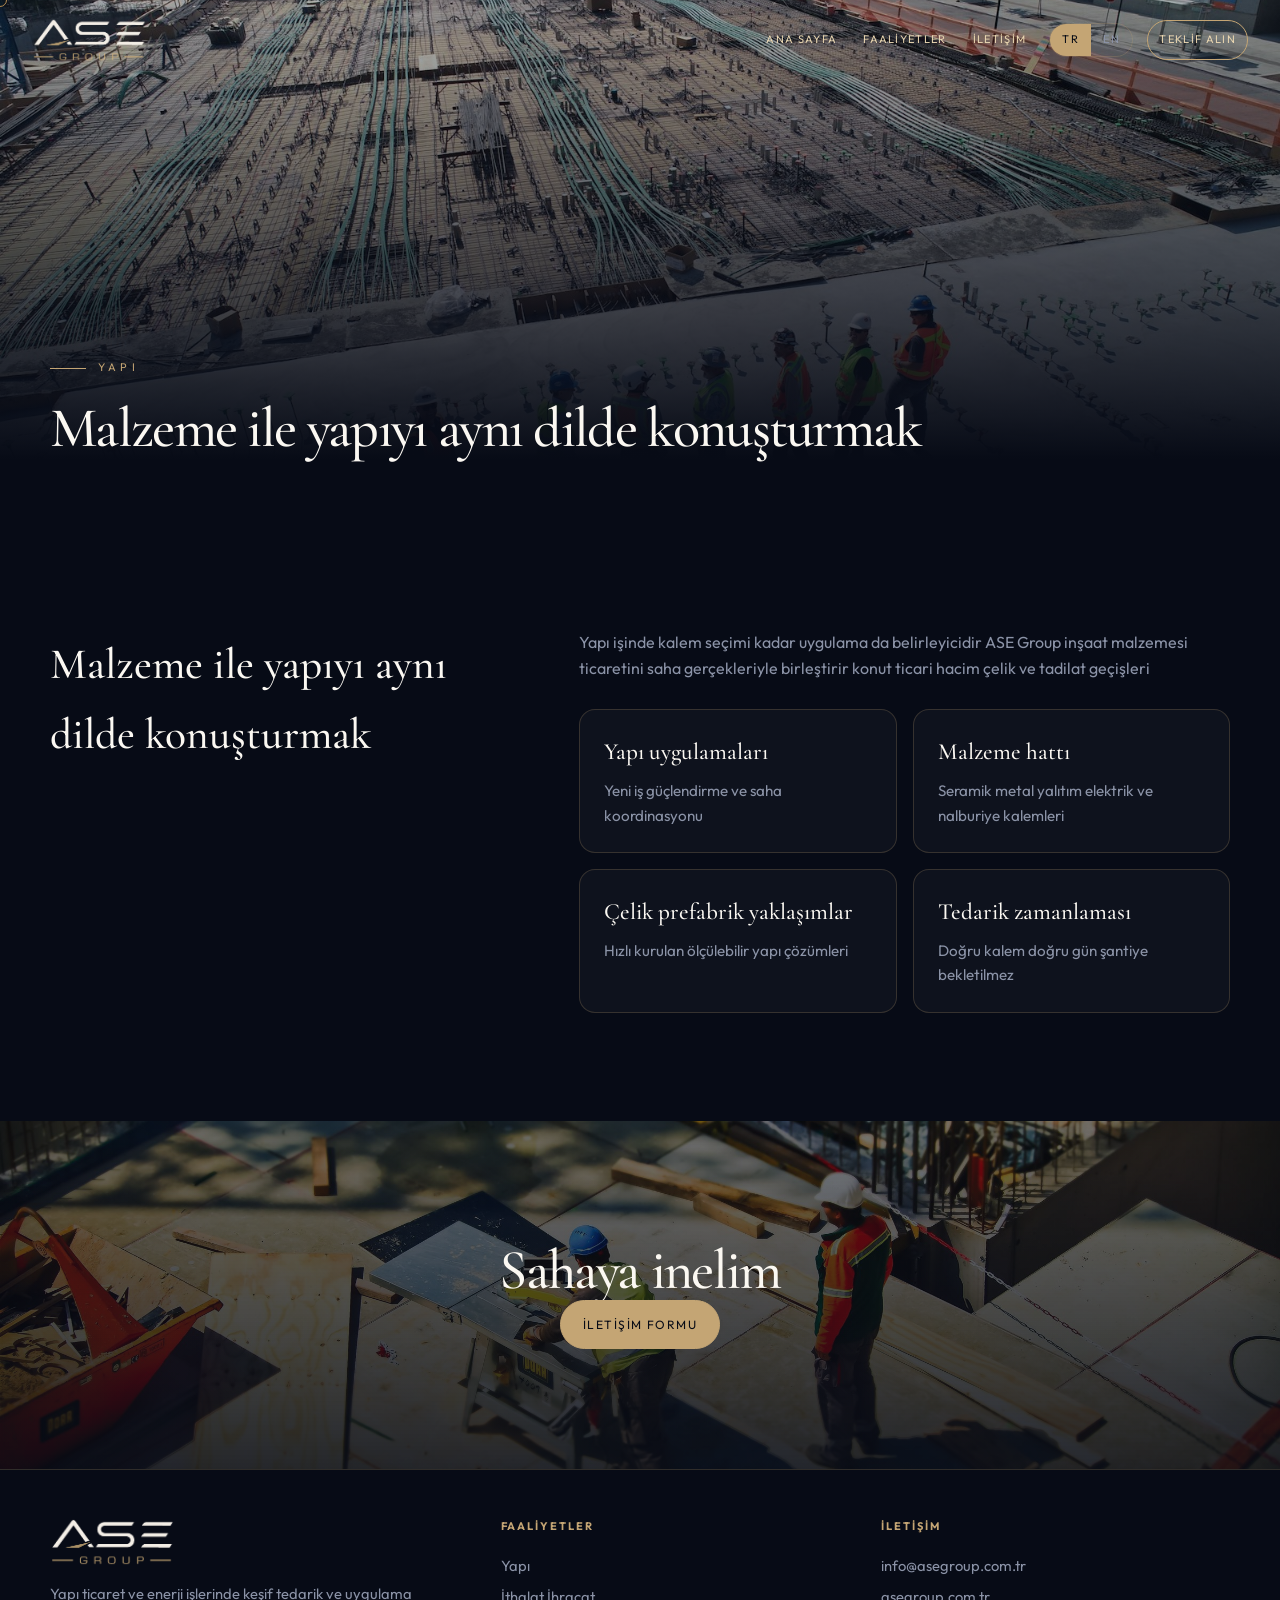
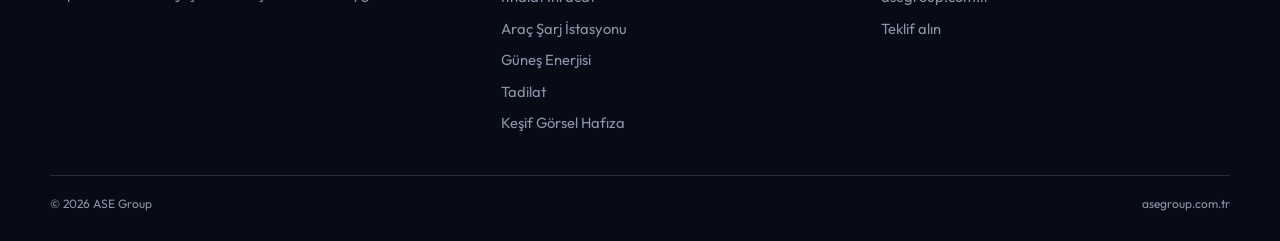
<file: yapi.html>
<!DOCTYPE html>
<html lang="tr">
  <head>
    <meta charset="UTF-8" />
    <meta name="viewport" content="width=device-width, initial-scale=1.0" />
    <meta name="theme-color" content="#070b16" />
    <meta name="description" content="ASE Group yapı işleri: malzeme, uygulama, çelik ve tedarik." />
    <title>Yapı ASE Group</title>
    <link rel="icon" type="image/png" href="assets/logo.png" />
    <link rel="preconnect" href="https://fonts.googleapis.com" />
    <link rel="preconnect" href="https://fonts.gstatic.com" crossorigin />
    <link href="https://fonts.googleapis.com/css2?family=Cormorant+Garamond:ital,wght@0,500;1,500&family=Outfit:wght@300;400;500&display=swap" rel="stylesheet" />
    <link rel="stylesheet" href="css/site.css?v=16" />
  </head>
  <body>
    <div id="preloader"><div><img class="pre-logo" src="assets/logo-on-dark.png" alt="ASE Group" /><div class="pre-bar"><span></span></div></div></div>
    <div class="cursor" id="cursor"></div>
    <div id="nav-root"></div>
    <main>
      <section class="page-hero">
        <img class="bg" src="assets/img/yapi.jpg" alt="" />
        <div class="container">
          <p class="kicker" data-i18n="yapi_k">Yapı</p>
          <h1 data-i18n="yapi_t">Malzeme ile yapıyı aynı dilde konuşturmak.</h1>
        </div>
      </section>
      <section class="section">
        <div class="container detail-grid">
          <h2 data-i18n="yapi_t">Malzeme ile yapıyı aynı dilde konuşturmak.</h2>
          <div>
            <p data-i18n="yapi_d" style="margin-bottom:28px;color:#8b93a7"></p>
            <div class="cards">
              <article class="card"><h3 data-i18n="yapi_c1"></h3><p data-i18n="yapi_c1d"></p></article>
              <article class="card"><h3 data-i18n="yapi_c2"></h3><p data-i18n="yapi_c2d"></p></article>
              <article class="card"><h3 data-i18n="yapi_c3"></h3><p data-i18n="yapi_c3d"></p></article>
              <article class="card"><h3 data-i18n="yapi_c4"></h3><p data-i18n="yapi_c4d"></p></article>
            </div>
          </div>
        </div>
      </section>
      <section class="cta">
        <h2 data-i18n="cta_title"></h2>
        <a class="btn btn-solid" href="iletisim.html" data-i18n="cta_btn"></a>
      </section>
    </main>
    <div id="footer-root"></div>
    <script src="js/i18n.js?v=16"></script>
    <script src="js/site.js?v=16"></script>
  </body>
</html>
</file>
<file: css/site.css>
:root {
  --navy: #070b16;
  --navy-2: #0d1526;
  --navy-3: #121c33;
  --gold: #c4a574;
  --gold-2: #e8d5b0;
  --gold-dim: rgba(196, 165, 116, 0.28);
  --cream: #f3eee6;
  --ink: #0a122a;
  --muted: #8b93a7;
  --line: rgba(196, 165, 116, 0.22);
  --white: #fbf8f2;
}

*,
*::before,
*::after {
  box-sizing: border-box;
  margin: 0;
  padding: 0;
}

html {
  scroll-behavior: smooth;
}

html,
body {
  min-height: 100%;
}

body {
  background: var(--navy);
  color: var(--white);
  font-family: "Outfit", system-ui, sans-serif;
  font-weight: 400;
  line-height: 1.6;
  overflow-x: hidden;
}

img {
  max-width: 100%;
  display: block;
}

a {
  color: inherit;
  text-decoration: none;
}

button,
input,
textarea,
select {
  font: inherit;
  color: inherit;
}

.serif {
  font-family: "Cormorant Garamond", Georgia, serif;
}

.gold {
  color: var(--gold);
}

.container {
  width: min(1180px, calc(100% - 40px));
  margin-inline: auto;
}

.wide {
  width: min(1360px, calc(100% - 32px));
  margin-inline: auto;
}

#preloader {
  position: fixed;
  inset: 0;
  z-index: 80;
  display: grid;
  place-items: center;
  background: var(--navy);
  transition: opacity 0.7s ease, visibility 0.7s;
}

#preloader.is-done {
  opacity: 0;
  visibility: hidden;
}

.pre-logo {
  width: min(210px, 54vw);
  height: auto;
  background: none;
  padding: 0;
  animation: float-in 0.9s ease both;
}

.pre-bar {
  width: 160px;
  height: 1px;
  margin: 22px auto 0;
  background: rgba(196, 165, 116, 0.25);
  overflow: hidden;
}

.pre-bar span {
  display: block;
  height: 100%;
  width: 0;
  background: var(--gold);
  animation: load-bar 1.15s 0.2s ease forwards;
}

.cursor {
  position: fixed;
  width: 14px;
  height: 14px;
  border: 1px solid var(--gold);
  border-radius: 50%;
  pointer-events: none;
  z-index: 90;
  transform: translate(-50%, -50%);
  mix-blend-mode: difference;
  transition: width 0.2s, height 0.2s, background 0.2s;
}

.cursor.is-hover {
  width: 44px;
  height: 44px;
  background: rgba(196, 165, 116, 0.18);
}

.nav {
  position: fixed;
  top: 0;
  left: 0;
  right: 0;
  z-index: 40;
  display: flex;
  align-items: center;
  justify-content: space-between;
  gap: 20px;
  padding: 18px 32px;
  transition: background 0.35s, backdrop-filter 0.35s, border-color 0.35s;
}

.nav.is-scrolled {
  background: rgba(7, 11, 22, 0.78);
  backdrop-filter: blur(18px);
  border-bottom: 1px solid var(--line);
}

.nav-logo {
  display: flex;
  align-items: center;
  flex-shrink: 0;
  line-height: 0;
}

.nav-logo img {
  height: 44px;
  width: auto;
  display: block;
}

.nav-toggle {
  display: none;
  width: 44px;
  height: 44px;
  border: 1px solid var(--line);
  background: transparent;
  border-radius: 10px;
  cursor: pointer;
}

.nav-toggle span,
.nav-toggle span::before,
.nav-toggle span::after {
  display: block;
  width: 18px;
  height: 1.5px;
  background: var(--gold-2);
  margin: 0 auto;
  position: relative;
}

.nav-toggle span::before,
.nav-toggle span::after {
  content: "";
  position: absolute;
  left: 0;
}

.nav-toggle span::before {
  top: -6px;
}

.nav-toggle span::after {
  top: 6px;
}

.nav-links {
  display: flex;
  align-items: center;
  gap: 4px;
}

.nav-links a,
.drop > button {
  padding: 10px 11px;
  font-size: 11px;
  letter-spacing: 0.12em;
  text-transform: uppercase;
  color: var(--gold-2);
  background: none;
  border: 0;
  cursor: pointer;
}

.nav-links a:hover,
.drop > button:hover {
  color: #fff;
}

.drop {
  position: relative;
}

.drop-menu {
  position: absolute;
  top: calc(100% + 8px);
  left: 0;
  min-width: 240px;
  padding: 10px;
  background: rgba(13, 21, 38, 0.96);
  border: 1px solid var(--line);
  border-radius: 14px;
  opacity: 0;
  pointer-events: none;
  transform: translateY(8px);
  transition: 0.22s ease;
}

.drop:hover .drop-menu,
.drop:focus-within .drop-menu {
  opacity: 1;
  pointer-events: auto;
  transform: none;
}

.drop-menu a {
  display: block;
  padding: 10px 12px;
  border-radius: 8px;
}

.drop-menu a:hover {
  background: rgba(196, 165, 116, 0.1);
}

.lang {
  display: flex;
  margin-left: 8px;
  border: 1px solid var(--line);
  border-radius: 999px;
  overflow: hidden;
}

.lang button {
  border: 0;
  background: transparent;
  color: var(--muted);
  padding: 7px 12px;
  font-size: 11px;
  letter-spacing: 0.14em;
  cursor: pointer;
}

.lang button.is-on {
  background: var(--gold);
  color: var(--navy);
}

.nav-cta {
  margin-left: 10px;
  border: 1px solid var(--gold) !important;
  border-radius: 999px !important;
  color: var(--gold-2) !important;
}

.nav-cta:hover {
  background: var(--gold);
  color: var(--navy) !important;
}

.hero {
  position: relative;
  min-height: 100svh;
  display: grid;
  place-items: end start;
  padding: 140px 0 80px;
  overflow: hidden;
}

.hero-media,
.hero-media img,
.hero-media canvas {
  position: absolute;
  inset: 0;
  width: 100%;
  height: 100%;
  object-fit: cover;
}

.hero-media img {
  object-position: 62% 58%;
  filter: saturate(1.06) contrast(1.08);
}

.hero-media canvas {
  opacity: 0.42;
  mix-blend-mode: screen;
}

.hero-shade {
  position: absolute;
  inset: 0;
  background:
    linear-gradient(180deg, rgba(7, 11, 22, 0.4) 0%, rgba(7, 11, 22, 0.58) 48%, rgba(7, 11, 22, 0.86) 82%, #070b16 100%),
    linear-gradient(90deg, rgba(7, 11, 22, 0.42) 0%, transparent 48%),
    radial-gradient(circle at 72% 38%, rgba(196, 165, 116, 0.16), transparent 42%);
}

.hero-copy {
  position: relative;
  z-index: 2;
  width: min(1180px, calc(100% - 48px));
  margin-inline: auto;
}

.kicker {
  display: flex;
  align-items: center;
  gap: 12px;
  color: var(--gold);
  letter-spacing: 0.38em;
  text-transform: uppercase;
  font-size: 11px;
  margin-bottom: 22px;
}

.kicker::before {
  content: "";
  width: 36px;
  height: 1px;
  background: var(--gold);
}

.hero h1 {
  font-family: "Cormorant Garamond", Georgia, serif;
  font-size: clamp(3rem, 7.4vw, 7.4rem);
  font-weight: 500;
  line-height: 0.92;
  letter-spacing: -0.03em;
  max-width: 14ch;
}

.hero h1 em {
  font-style: italic;
  color: var(--gold-2);
}

.hero-lead {
  max-width: 46ch;
  margin: 28px 0 36px;
  color: rgba(243, 238, 230, 0.78);
  font-size: 1.05rem;
  font-weight: 300;
}

.hero-actions {
  display: flex;
  flex-wrap: wrap;
  gap: 12px;
}

.btn {
  display: inline-flex;
  align-items: center;
  gap: 10px;
  padding: 14px 22px;
  border-radius: 999px;
  border: 1px solid var(--gold);
  letter-spacing: 0.12em;
  text-transform: uppercase;
  font-size: 12px;
  transition: 0.25s ease;
}

.btn-solid {
  background: var(--gold);
  color: var(--navy);
}

.btn-solid:hover {
  background: var(--gold-2);
}

.btn-ghost:hover {
  background: rgba(196, 165, 116, 0.12);
}

.ticker {
  border-block: 1px solid var(--line);
  background: var(--navy-2);
  overflow: hidden;
  white-space: nowrap;
}

.ticker-track {
  display: inline-flex;
  width: max-content;
  gap: 0;
  animation: ticker 32s linear infinite;
}

.ticker span {
  padding: 18px 28px;
  letter-spacing: 0.28em;
  text-transform: uppercase;
  font-size: 12px;
  color: var(--gold);
}

.section {
  padding: 108px 0;
}

.section-cream {
  background: var(--cream);
  color: var(--ink);
}

.section-head {
  display: grid;
  grid-template-columns: 1fr minmax(240px, 1.1fr);
  gap: 40px;
  margin-bottom: 56px;
}

.section-head h2,
.page-hero h1,
.split-copy h2,
.cta h2 {
  font-family: "Cormorant Garamond", Georgia, serif;
  font-weight: 500;
  font-size: clamp(2.1rem, 4.4vw, 4.2rem);
  line-height: 1.05;
  letter-spacing: -0.03em;
}

.section-head p {
  color: var(--muted);
  align-self: end;
}

.section-cream .section-head p {
  color: #5e6758;
}

.pillars {
  display: grid;
  grid-template-columns: repeat(3, 1fr);
  gap: 18px;
}

.pillar {
  position: relative;
  min-height: 380px;
  border-radius: 22px;
  overflow: hidden;
  isolation: isolate;
  display: flex;
  flex-direction: column;
  justify-content: flex-end;
  padding: 26px;
  transform: translateY(24px);
  opacity: 0;
  animation: rise 0.8s ease forwards;
}

.pillar:nth-child(2) { animation-delay: 0.08s; }
.pillar:nth-child(3) { animation-delay: 0.16s; }
.pillar:nth-child(4) { animation-delay: 0.12s; }
.pillar:nth-child(5) { animation-delay: 0.2s; }
.pillar:nth-child(6) { animation-delay: 0.28s; }
.pillar:nth-child(7) { animation-delay: 0.34s; }

.pillar img {
  position: absolute;
  inset: 0;
  width: 100%;
  height: 100%;
  object-fit: cover;
  z-index: -2;
  transform: scale(1.08);
  transition: 0.8s ease;
}

.pillar::after {
  content: "";
  position: absolute;
  inset: 0;
  z-index: -1;
  background: linear-gradient(180deg, rgba(7, 11, 22, 0.05), rgba(7, 11, 22, 0.88));
}

.pillar:hover img {
  transform: scale(1.16);
}

.pillar .num {
  color: var(--gold);
  letter-spacing: 0.22em;
  font-size: 11px;
}

.pillar h3 {
  font-family: "Cormorant Garamond", Georgia, serif;
  font-size: 2rem;
  font-weight: 500;
  margin: 8px 0 10px;
}

.pillar p {
  color: rgba(243, 238, 230, 0.78);
  font-size: 0.92rem;
  max-width: 34ch;
}

.split {
  display: grid;
  grid-template-columns: 1.05fr 0.95fr;
  min-height: 640px;
}

.split.reverse {
  grid-template-columns: 0.95fr 1.05fr;
}

.split.reverse .split-media {
  order: 2;
}

.split-media {
  position: relative;
  min-height: 420px;
  overflow: hidden;
}

.split-media img {
  width: 100%;
  height: 100%;
  object-fit: cover;
  position: absolute;
  inset: 0;
}

.split-copy {
  display: grid;
  align-content: center;
  padding: 72px 8vw;
  background: var(--navy-2);
}

.split-copy ul {
  margin: 24px 0 32px;
  list-style: none;
}

.split-copy li {
  padding: 10px 0 10px 22px;
  position: relative;
  color: rgba(243, 238, 230, 0.8);
}

.split-copy li::before {
  content: "";
  position: absolute;
  left: 0;
  top: 18px;
  width: 8px;
  height: 1px;
  background: var(--gold);
}

.stats {
  display: grid;
  grid-template-columns: repeat(4, 1fr);
  border-block: 1px solid var(--line);
}

.stat {
  padding: 42px 24px;
  text-align: center;
  border-right: 1px solid var(--line);
}

.stat:last-child {
  border-right: 0;
}

.stat b {
  display: block;
  font-family: "Cormorant Garamond", Georgia, serif;
  font-size: 3rem;
  color: var(--gold-2);
  font-weight: 500;
}

.stat span {
  color: var(--muted);
  letter-spacing: 0.16em;
  text-transform: uppercase;
  font-size: 11px;
}

.process {
  display: grid;
  grid-template-columns: repeat(4, 1fr);
  gap: 18px;
}

.step {
  padding: 28px 24px;
  border: 1px solid var(--line);
  border-radius: 18px;
  background: #fff;
  min-height: 220px;
}

.step i {
  display: block;
  color: var(--gold);
  letter-spacing: 0.2em;
  font-style: normal;
  font-size: 12px;
  margin-bottom: 28px;
}

.step h3 {
  font-family: "Cormorant Garamond", Georgia, serif;
  font-size: 1.7rem;
  font-weight: 500;
  margin-bottom: 10px;
}

.step p {
  color: #5c6578;
  font-size: 0.95rem;
}

.cta {
  text-align: center;
  padding: 120px 20px;
  background:
    linear-gradient(180deg, rgba(7, 11, 22, 0.55), rgba(7, 11, 22, 0.88)),
    url("../assets/img/cta.jpg") center/cover;
}

.cta p {
  max-width: 48ch;
  margin: 18px auto 32px;
  color: rgba(243, 238, 230, 0.78);
}

.page-hero {
  position: relative;
  min-height: 58svh;
  display: grid;
  align-content: end;
  padding: 160px 0 64px;
  overflow: hidden;
}

.page-hero img.bg {
  position: absolute;
  inset: 0;
  width: 100%;
  height: 100%;
  object-fit: cover;
  z-index: -2;
}

.page-hero::after {
  content: "";
  position: absolute;
  inset: 0;
  z-index: -1;
  background: linear-gradient(180deg, rgba(7, 11, 22, 0.3), #070b16 88%);
}

.detail-grid {
  display: grid;
  grid-template-columns: 0.85fr 1.15fr;
  gap: 48px;
}

.detail-grid h2 {
  font-family: "Cormorant Garamond", Georgia, serif;
  font-size: clamp(2rem, 3.4vw, 3.2rem);
  font-weight: 500;
}

.cards {
  display: grid;
  grid-template-columns: repeat(2, 1fr);
  gap: 16px;
}

.card {
  padding: 24px;
  border: 1px solid var(--line);
  border-radius: 16px;
  background: rgba(255, 255, 255, 0.03);
}

.section-cream .card {
  background: #fff;
  border-color: rgba(10, 18, 42, 0.08);
}

.card h3 {
  font-family: "Cormorant Garamond", Georgia, serif;
  font-size: 1.45rem;
  font-weight: 500;
  margin-bottom: 8px;
}

.card p {
  color: var(--muted);
  font-size: 0.95rem;
}

.section-cream .card p {
  color: #5c6578;
}

.form {
  display: grid;
  gap: 14px;
  max-width: 640px;
}

.form-row {
  display: grid;
  grid-template-columns: 1fr 1fr;
  gap: 14px;
}

.form label {
  display: grid;
  gap: 8px;
  font-size: 12px;
  letter-spacing: 0.14em;
  text-transform: uppercase;
  color: var(--gold);
}

.form input,
.form textarea,
.form select {
  width: 100%;
  padding: 14px 16px;
  border-radius: 12px;
  border: 1px solid var(--line);
  background: rgba(255, 255, 255, 0.03);
  outline: none;
}

.form input:focus,
.form textarea:focus,
.form select:focus {
  border-color: var(--gold);
}

.form textarea {
  min-height: 140px;
  resize: vertical;
}

.form-ok {
  display: none;
  color: var(--gold-2);
}

.contact-side {
  display: grid;
  gap: 18px;
  align-content: start;
}

.contact-side a,
.contact-side p {
  color: rgba(243, 238, 230, 0.82);
}

footer.site {
  padding: 48px 0 28px;
  border-top: 1px solid var(--line);
}

.foot-grid {
  display: grid;
  grid-template-columns: 1.2fr 1fr 1fr;
  gap: 32px;
  margin-bottom: 36px;
}

.foot-brand {
  width: fit-content;
  margin-bottom: 16px;
}

.foot-brand img {
  height: 48px;
  width: auto;
}

footer.site p,
footer.site a {
  color: var(--muted);
  font-size: 0.92rem;
}

.foot-col h4 {
  color: var(--gold);
  letter-spacing: 0.18em;
  text-transform: uppercase;
  font-size: 11px;
  margin-bottom: 14px;
}

.foot-col a {
  display: block;
  padding: 4px 0;
}

.legal {
  display: flex;
  justify-content: space-between;
  gap: 12px;
  border-top: 1px solid var(--line);
  padding-top: 18px;
  font-size: 12px;
  color: var(--muted);
}

.reveal {
  opacity: 0;
  transform: translateY(28px);
  animation: rise 0.9s ease forwards;
}

@keyframes rise {
  to {
    opacity: 1;
    transform: none;
  }
}

@keyframes ticker {
  from {
    transform: translateX(0);
  }
  to {
    transform: translateX(-50%);
  }
}

@keyframes load-bar {
  to {
    width: 100%;
  }
}

@keyframes float-in {
  from {
    opacity: 0;
    transform: translateY(12px) scale(0.96);
  }
}

@media (max-width: 1180px) {
  .nav-toggle {
    display: grid;
    place-items: center;
  }

  .nav-links {
    position: fixed;
    inset: 74px 16px auto;
    display: none;
    flex-direction: column;
    align-items: stretch;
    padding: 16px;
    background: rgba(7, 11, 22, 0.96);
    border: 1px solid var(--line);
    border-radius: 16px;
  }

  .nav.is-open .nav-links {
    display: flex;
  }

  .drop-menu {
    position: static;
    opacity: 1;
    pointer-events: auto;
    transform: none;
    background: transparent;
    border: 0;
    padding: 0 0 0 10px;
  }

  .nav-cta {
    margin: 8px 0 0;
    text-align: center;
  }

  .section-head,
  .pillars,
  .split,
  .split.reverse,
  .stats,
  .process,
  .detail-grid,
  .cards,
  .form-row,
  .foot-grid {
    grid-template-columns: 1fr;
  }

  .split.reverse .split-media {
    order: 0;
  }

  .stat {
    border-right: 0;
    border-bottom: 1px solid var(--line);
  }

  .hero h1 {
    font-size: clamp(2.6rem, 12vw, 4.2rem);
  }

  .legal {
    flex-direction: column;
  }
}

@media (prefers-reduced-motion: reduce) {
  *,
  *::before,
  *::after {
    animation: none !important;
    transition: none !important;
  }

  .reveal,
  .pillar,
  #preloader {
    opacity: 1;
    transform: none;
    visibility: visible;
  }
}
</file>
